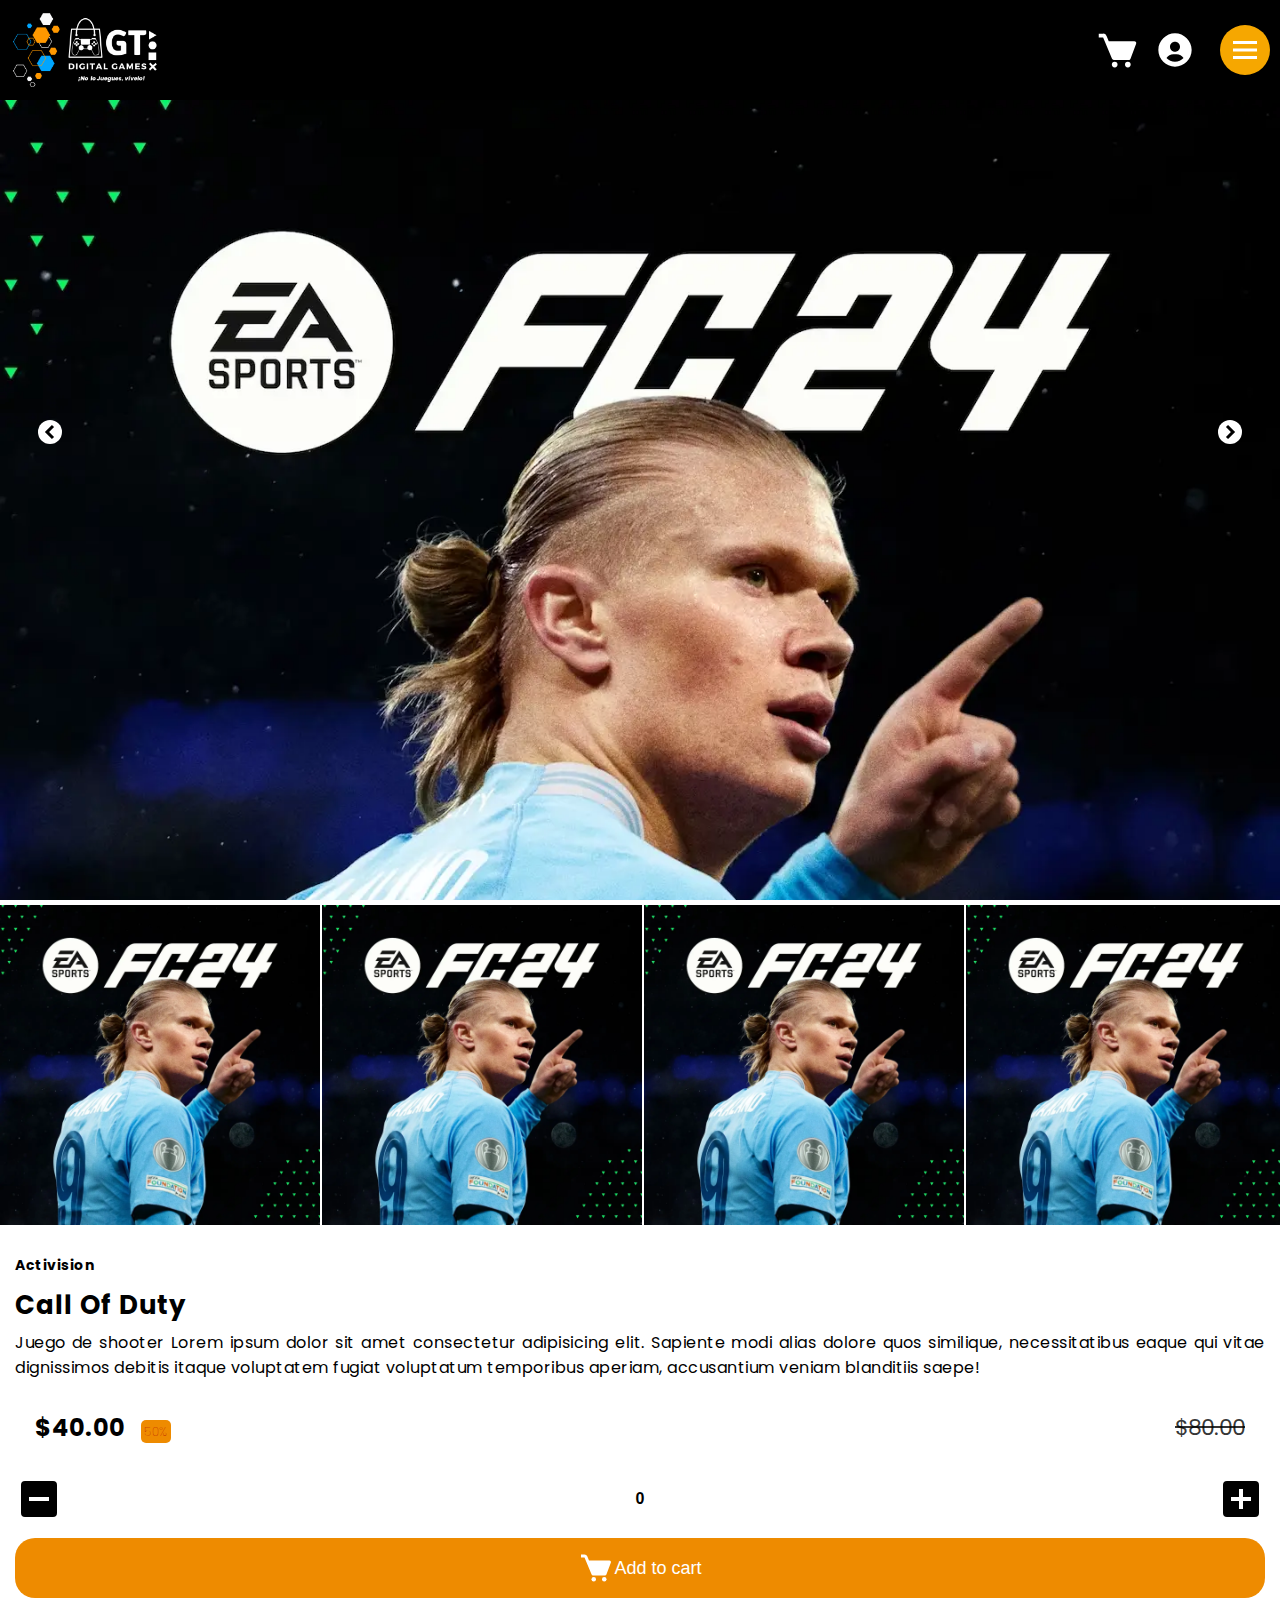
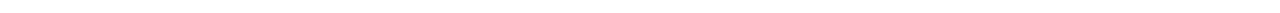
<file: index.html>
<!DOCTYPE html>
<html lang="en">
<head>
    <meta charset="UTF-8">
    <meta name="viewport" content="width=device-width, initial-scale=1.0">
    <link rel="stylesheet" href="./css/style.css">
    <link rel="preconnect" href="https://fonts.googleapis.com">
    <link rel="preconnect" href="https://fonts.gstatic.com" crossorigin>
    <link href="https://fonts.googleapis.com/css2?family=Poppins:wght@300;400;700;900&display=swap" rel="stylesheet">
    <title>Proyecto Final E-Coomerce</title>
</head>
<body>
    <main class="main-container">
        <header class="header">            
            <!-- Header Desktop -->
            <div class="header__container">
                <div class="header__logo-container" alt="logo_gt_digital_games"></div>
                <nav class="navbar">
                    <ul class="navbar__items">
                        <li class="navbar__item">
                            <a class="navbar__link" href="#">inicio</a></li>
                        <li class="navbar__item">
                            <a class="navbar__link" href="/Store.html">tienda</a></li>
                        <li class="navbar__item">
                            <a class="navbar__link" href="#">ps4</a></li>
                        <li class="navbar__item">
                            <a class="navbar__link" href="#">contacto</a></li>
                        <li class="navbar__item">
                            <a class="navbar__link" href="#">preguntas Frecuentes</a></li>
                    </ul>
                </nav>
                <!-- cart and avatar desktop -->
                <div class="header-cart__cart">
                    <div class="header-cart__cart--notification">0</div>
                    <img class="header-cart__cartImg" src="./assets/img/cart.svg" alt="cart_shopping">
                    <img class="header-cart__avatarImg" src="./assets/img/user.svg" alt="user_avatar">
                    <img class="header__menu" src="./assets/img/menu.svg" alt="menu_img"> <!-- Menu for movil -->
                    </div>
                </div>
                <!--Final cart and avatar desktop -->   
            <!-- Final Header Desktop -->

            <!-- Modal Navbar menu for a movil divices. -->
            <div class="modal-navbar__background">
                <nav class="modal-navbar">
                    <img class="modal-navbar__close-icon" src="./assets/img/close.svg" alt="close_menu">
                    <ul class="modal-navbar__items">
                        <li><a class="modal-navbar__link" href="#">inicio</a></li>
                        <li><a class="modal-navbar__link" href="#">tienda</a></li>
                        <li><a class="modal-navbar__link" href="#">ps4</a></li>
                        <li><a class="modal-navbar__link" href="#">contacto</a></li>
                        <li><a class="modal-navbar__link" href="#">preguntas Frecuentes</a></li>
                    </ul>
                </nav>
            </div>
            <!-- Final Modal -->


        </header>
        
        <!-- product page content -->

        <section class="content">
            <article class="gallery">
                <div class="gallery__image-container">
                    <img class="gallery__previous" src="./assets/img/previous_arrow.svg" alt="icon-previous">
                    <img class="gallery__next" src="./assets/img/foward_arrow.svg" alt="icon-next">
                </div>
                <div class="gallery__thumbnails">
                    <img id="1" class="gallery__thumbnail" src="./assets/img/fifa24.webp" alt="thumbnail">
                    <img id="2" class="gallery__thumbnail" src="./assets/img/fifa24.webp" alt="thumbnail">
                    <img id="3" class="gallery__thumbnail" src="./assets/img/fifa24.webp" alt="thumbnail">
                    <img id="4" class="gallery__thumbnail" src="./assets/img/fifa24.webp" alt="thumbnail">
                </div>
            </article>
            <article class="details">
                <h2 class="details__company">Activision</h2>
                <h2 class="details__title">Call Of Duty</h2>
                <p class="details__description">Juego de shooter Lorem ipsum dolor sit amet consectetur adipisicing elit. Sapiente modi alias dolore quos similique, necessitatibus eaque qui vitae dignissimos debitis itaque voluptatem fugiat voluptatum temporibus aperiam, accusantium veniam blanditiis saepe!</p>
                <div class="details__prices">
                    <p class="details__now">$40.00 <span class="details__discount">50%</span></p>
                    <p class="details__before">$80.00</p>
                </div>
                <div class="details__product-quantity">
                    <div class="input">
                        <img class="input__minus" src="./assets/img/minus.svg" alt="minus-product">
                        <input class="input__number" type="text" value="0">
                        <img class="input__plus" src="./assets/img/plus.svg" alt="plus-product">
                    </div>
                    <button class="details__button"><img src="./assets/img/cart.svg" alt="cart-button">Add to cart</button>
                </div>
            </article>
        </section>

        <!-- Final product page content -->

        <!-- Inicio Modal Shopping Cart -->
        <div class="cart-modal">
            <p class="cart-modal__title">Cart</p>
            <div class="cart-modal__product-container">
                <p class="cart-modal__product-name">Fc 24</p>
            </div>
            <div class="cart-modal__checkout-container">
                <div class="cart-modal__details-container">
<!--                     <img class="cart-modal__imgCart" src="/assets/img/carrousel_3.jpg" width="48px" height="48px" alt="thumbnails-cart">
 -->                    <div class="cart-modal__resume">
                        <div class="modal-cart__quantity-container">
                            <p class="cart-modal__quantity">Qty</p>
                            <p class="cart-modal__quantity-number">1</p>
                        </div>
                        <div class="modal-cart__price-container">
                            <p class="cart-modal__price">Price</p>
                            <p class="cart-modal__price-number">40</p>
                        </div>
                        <div class="modal-cart__total-container">
                            <p class="cart-modal__total">Total</p>                          
                            <p class="cart-modal__total-number">0</p>
                        </div>
                    </div>
                        <img class="cart-modal__delete" src="./assets/img/trash.svg" alt="delete-cart">                        
                </div>
                <button class="cart-modal__checkout">Checkout</button>
            </div>
        </div> 
        
        <!-- Final Modal Shopping Cart -->

        <!-- Inicio Modal Gallery  -->

        <div class="modal-gallery__background">
            <article class="modal-gallery">
                <img class="modal-gallery__close" src="./assets/img/close.svg" alt="close-modal">
                <div class="modal-gallery__image-container">
                    <img class="modal-gallery__previous" src="./assets/img/previous_arrow.svg" alt="icon-previous">
                    <img class="modal-gallery__next" src="./assets/img/foward_arrow.svg" alt="icon-next">
                </div>
                <div class="modal-gallery__thumbnails">
                    <img id="m1" class="modal-gallery__thumbnail" src="./assets/img/fifa24.webp" alt="thumbnail">
                    <img id="m2" class="modal-gallery__thumbnail" src="./assets/img/fifa24.webp" alt="thumbnail">
                    <img id="m3" class="modal-gallery__thumbnail" src="./assets/img/fifa24.webp" alt="thumbnail">
                    <img id="m4" class="modal-gallery__thumbnail" src="./assets/img/fifa24.webp" alt="thumbnail">
                </div>
            </article>
        </div>

        <!-- Final Modal Gallery  -->
        <footer>
            
        </footer>
    </main>
</body>
    <script src="./js/main.js"></script>
</html>
</file>
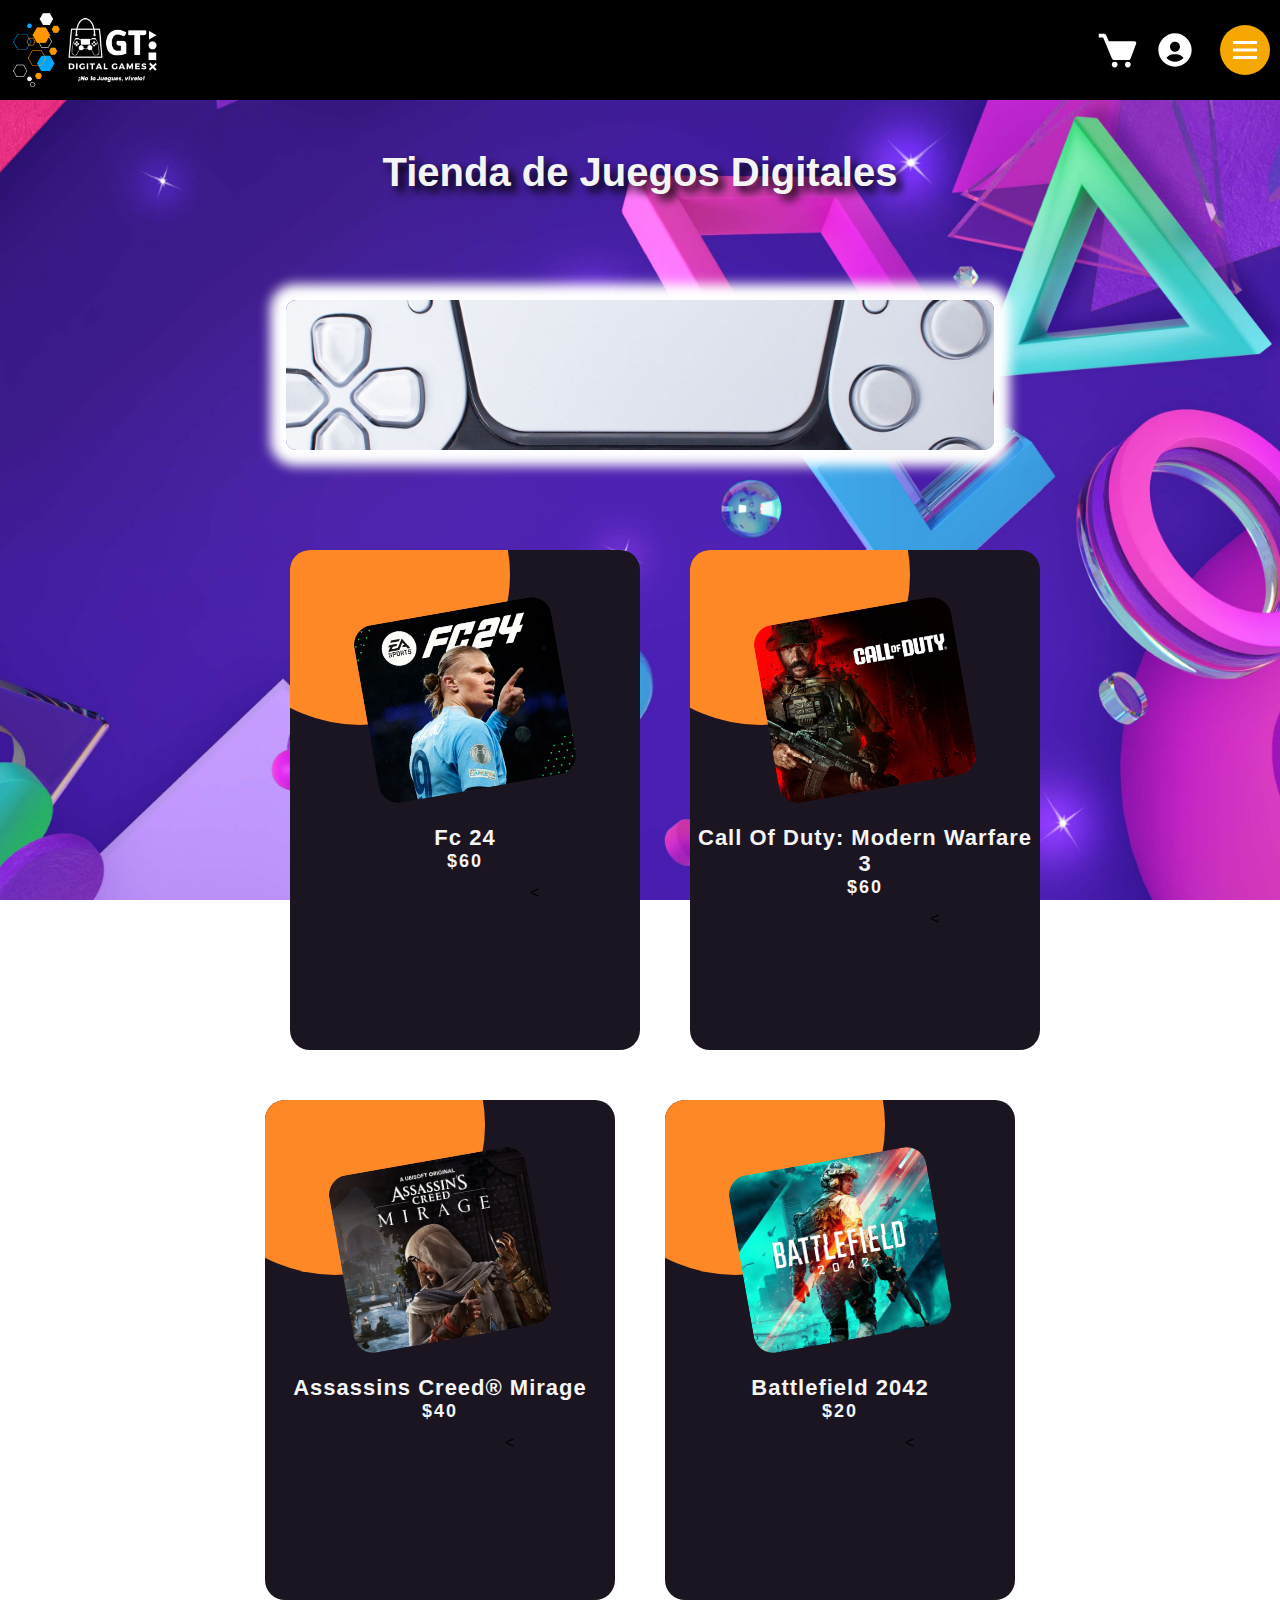
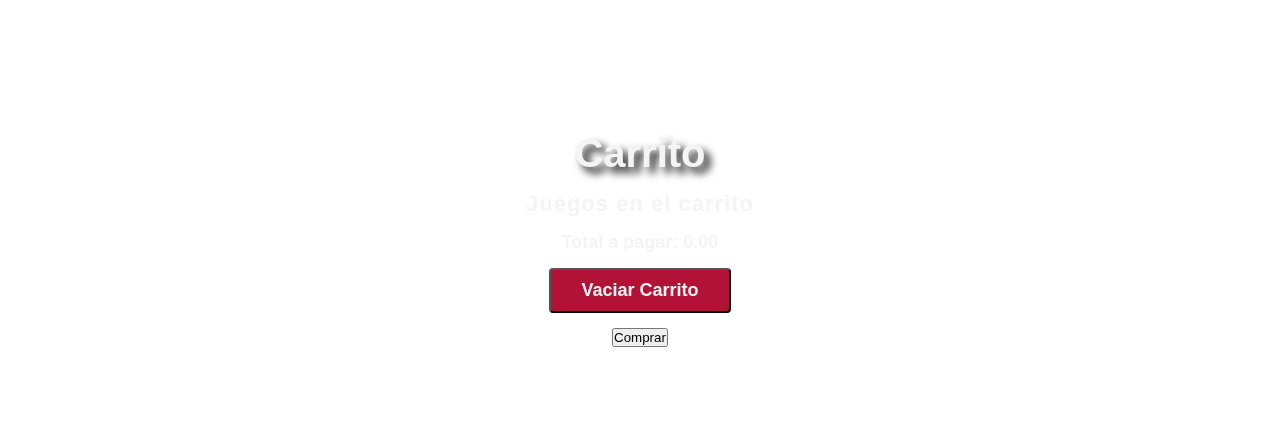
<file: Store.html>
<!DOCTYPE html>
<html lang="en">
<head>
    <meta charset="UTF-8">
    <meta name="viewport" content="width=device-width, initial-scale=1.0">
    <link rel="stylesheet" href="/css/style.css">
    <title>Tienda</title>
</head>
<body>
  <main class="main-container">
    <header class="header">            
        <!-- Header Desktop -->
        <div class="header__container">
            <div class="header__logo-container" alt="logo_gt_digital_games"></div>
            <nav class="navbar">
                <ul class="navbar__items">
                    <li class="navbar__item">
                        <a class="navbar__link" href="/index.html">inicio</a></li>
                    <li class="navbar__item">
                        <a class="navbar__link" href="#">tienda</a></li>
                    <li class="navbar__item">
                        <a class="navbar__link" href="#">ps4</a></li>
                    <li class="navbar__item">
                        <a class="navbar__link" href="#">contacto</a></li>
                    <li class="navbar__item">
                        <a class="navbar__link" href="#">preguntas Frecuentes</a></li>
                </ul>
            </nav>
            <!-- cart and avatar desktop -->
            <div class="header-cart__cart">
                <div class="header-cart__cart--notification">0</div>
                <img class="header-cart__cartImg" src="./assets/img/cart.svg" alt="cart_shopping">
                <img class="header-cart__avatarImg" src="./assets/img/user.svg" alt="user_avatar">
                <img class="header__menu" src="./assets/img/menu.svg" alt="menu_img"> <!-- Menu for movil -->
                </div>
            </div>
            <!--Final cart and avatar desktop -->   
        <!-- Final Header Desktop -->

        <!-- Modal Navbar menu for a movil divices. -->
        <div class="modal-navbar__background">
            <nav class="modal-navbar">
                <img class="modal-navbar__close-icon" src="./assets/img/close.svg" alt="close_menu">
                <ul class="modal-navbar__items">
                    <li><a class="modal-navbar__link" href="#">inicio</a></li>
                    <li><a class="modal-navbar__link" href="#">tienda</a></li>
                    <li><a class="modal-navbar__link" href="#">ps4</a></li>
                    <li><a class="modal-navbar__link" href="#">contacto</a></li>
                    <li><a class="modal-navbar__link" href="#">preguntas Frecuentes</a></li>
                </ul>
            </nav>
        </div>
        <!-- Final Modal -->


    </header>
    <section id="storeppal" class="contenedor-store">
        <div class="header-store">
          <h1>Tienda de Juegos Digitales</h1>
        </div>
        <div class="background_img"></div> <!-- imagen fixed -->
        <section class="container_card" id="container_card">
          <div id="tienda"></div>

        </section>
        <section class="carrito" id="carrito">
          <h1 class="h1Carrito">Carrito</h1>
          <h2 class="h2Carrito">Juegos en el carrito</h2>
          <p class="pCarrito">Total a pagar: <span id="totalJuegos"></span></p>
          <button class = "vaciar" id = "vaciar">Vaciar Carrito</button>
          <button id="buy" class="buyBtn">Comprar</button>
          <ul id="listaJuegos"></ul>
        </section>
    </section>
  </div> 



  





</body>
<script src="js/main_store.js"></script>


</html>
</file>
<file: css/style.css>
*, ::before, ::after {
  margin: 0;
  padding: 0;
  box-sizing: border-box;
}

.main_container {
  position: relative;
}

body {
  font-family: "Poppins", sans-serif;
}

.header {
  width: 100%;
  height: 12.5rem;
  background-color: black;
  display: flex;
  flex-direction: row;
  align-items: center;
}
.header__container {
  width: 100%;
  margin: 0 0.9375rem;
  display: flex;
  align-items: center;
  justify-content: space-between;
}
.header__logo-container {
  width: 25rem;
  height: 12.5rem;
  background-image: url("/assets/img/Logo_peq.png");
  background-size: cover;
}
.header .navbar {
  width: 60%;
}
.header .navbar__items {
  width: 100%;
  list-style: none;
  display: flex;
  align-items: center;
  justify-content: space-evenly;
}
.header .navbar__item {
  font-size: 1.125rem;
  transition: 0.5s ease-in-out;
  font-weight: 700;
  letter-spacing: 0.0625rem;
  color: white;
  text-transform: uppercase;
}
.header .navbar__item:hover {
  transform: translateY(-0.125rem);
}
.header .navbar__link {
  color: white;
  text-decoration: none;
  position: relative;
  transition: 0.5s ease-in-out;
}
.header .navbar__link:hover::before, .header .navbar__link.active::before {
  opacity: 1;
  width: 50%;
  left: 0;
}
.header .navbar__link::before {
  content: "";
  border-bottom: 0.125rem solid #ee8b00;
  width: 70%;
  position: absolute;
  bottom: -0.3125rem;
  left: 0;
  opacity: 0;
  transition: 1.3s ease-in-out;
}
.header .navbar__link:hover::after, .header .navbar__link.active::after {
  opacity: 1;
  width: 70%;
  right: 0;
}
.header .navbar__link::after {
  content: "";
  border-bottom: 0.125rem solid #ee8b00;
  width: 90%;
  position: absolute;
  bottom: -0.625rem;
  right: 0;
  opacity: 0;
  transition: 1.3s ease-in-out;
}
.header .navbar__link:hover {
  color: #ee8b00;
}
.header .header-cart__cart {
  display: flex;
  flex-direction: row;
  align-items: center;
  justify-content: space-between;
  position: relative;
  gap: 1.5625rem;
  margin: 0 3.125rem 0 0;
}
.header .header-cart__cart .header-cart__cart--notification {
  transition: 0.6s ease-in-out;
  display: none;
  position: absolute;
  background-color: #ee8b00;
  padding: 0.25rem;
  left: 1.875rem;
  top: -0.625rem;
  font-size: 0.875rem;
  color: white;
  font-weight: 400;
  border-radius: 30%;
}
.header .header-cart__cart .header-cart__cartImg {
  width: 2.8125rem;
  height: 2.8125rem;
}
.header .header-cart__cart .header-cart__cartImg:hover {
  cursor: pointer;
}
.header .header-cart__cart .header-cart__avatarImg {
  width: 3.4375rem;
  height: 3.4375rem;
}
.header .header-cart__cart .header-cart__avatarImg:hover {
  cursor: pointer;
}
.header .header-cart__cart .header__menu {
  display: none;
}

.modal-navbar__background {
  background-color: rgba(0, 0, 0, 0.8);
  position: absolute;
  top: 0;
  left: 0;
  width: 100%;
  height: 100%;
  z-index: 10;
}
.modal-navbar__background .modal-navbar {
  padding: 1.25rem 0 0 1.25rem;
  background-color: black;
  width: 50%;
  height: 100%;
}
.modal-navbar__background .modal-navbar__close-icon {
  width: 2rem;
  height: 2rem;
  margin: 0.625rem;
}
.modal-navbar__background .modal-navbar__items {
  list-style: none;
  height: 30%;
  display: flex;
  margin-left: 1.25rem;
  flex-direction: column;
  justify-content: space-between;
  align-items: start;
  font-size: 1rem;
  transition: 0.5s ease-in-out;
  font-weight: 400;
  margin-top: 1.25rem;
  color: white;
  text-transform: uppercase;
}
.modal-navbar__background .modal-navbar__items:hover {
  transform: translateY(-0.125rem);
}
.modal-navbar__background .modal-navbar__link {
  text-decoration: none;
  color: white;
}

.gallery__image-container {
  position: relative;
  background-image: url("/assets/img/fifa24.webp");
  width: 100%;
  height: 21.875rem;
  background-size: cover;
}
.gallery__image-container:hover {
  cursor: pointer;
}
.gallery__previous {
  background-color: white;
  position: absolute;
  top: 40%;
  left: 3%;
  border-radius: 50%;
}
.gallery__next {
  background-color: white;
  position: absolute;
  top: 40%;
  right: 3%;
  border-radius: 50%;
}
.gallery .gallery__thumbnails {
  margin: 0.3125rem 0 0.3125rem 0;
  width: 100%;
  display: flex;
  flex-direction: row;
  justify-content: space-between;
  align-items: center;
  gap: 0.125rem;
}
.gallery .gallery__thumbnail {
  width: 25%;
  height: 25%;
}

.details {
  padding: 0.9375rem;
}
.details__company {
  font-size: 0.875rem;
  font-weight: 700;
  letter-spacing: 0.0313rem;
  margin: 0.625rem 0;
}
.details__title {
  font-size: 1.625rem;
  font-weight: bold;
  letter-spacing: 0.0625rem;
  margin: 0.3125rem 0;
}
.details__description {
  font-weight: 400;
  text-align: justify;
  letter-spacing: 0.0313rem;
}
.details__prices {
  display: flex;
  flex-direction: row;
  align-items: center;
  justify-content: space-between;
  margin: 1.875rem 1.25rem;
}
.details__now {
  font-size: 1.5rem;
  font-weight: bold;
  letter-spacing: 0.0625rem;
}
.details__discount {
  font-size: 0.75rem;
  font-weight: 100;
  margin-left: 0.625rem;
  background-color: #ee8b00;
  padding: 0.1875rem;
  color: #ae0000;
  border-radius: 0.3125rem;
}
.details__before {
  font-size: 1.375rem;
  color: rgba(0, 0, 0, 0.8);
  text-decoration: line-through;
}
.details .details__product-quantity {
  width: 100%;
}
.details .details__product-quantity .input {
  margin: 0.9375rem 0;
  width: 100%;
  display: flex;
  flex-direction: row;
  align-items: center;
  justify-content: space-between;
}
.details .details__product-quantity .input .input__minus {
  width: 3rem;
  height: 3rem;
}
.details .details__product-quantity .input .input__minus:hover {
  cursor: pointer;
}
.details .details__product-quantity .input .input__minus:active {
  transform: scale(1.05, 1.05);
}
.details .details__product-quantity .input .input__plus {
  width: 3rem;
  height: 3rem;
}
.details .details__product-quantity .input .input__plus:hover {
  cursor: pointer;
}
.details .details__product-quantity .input .input__plus:active {
  transform: scale(1.05, 1.05);
}
.details .details__product-quantity .input .input__number {
  width: 100%;
  text-align: center;
  border: none;
  font-size: 1rem;
  font-weight: 700;
}
.details .details__product-quantity .details__button {
  display: flex;
  transition: 0.3s ease-in-out;
  flex-direction: row;
  justify-content: center;
  align-items: center;
  width: 100%;
  height: 3.75rem;
  background-color: #ee8b00;
  border: none;
  border-radius: 1.25rem;
  color: white;
  font-size: 1.125rem;
  font-weight: 500;
}
.details .details__product-quantity .details__button:hover {
  background-color: black !important;
  cursor: pointer;
}
.details .details__product-quantity .details__button:active {
  transform: scale(1.05, 1.05);
}

.cart-modal {
  width: 18.75rem;
  height: auto;
  backdrop-filter: blur(20px);
  border-radius: 1.875rem;
  box-shadow: rgba(0, 0, 0, 0.3);
  position: absolute;
  top: 15%;
  right: 0.625rem;
  border: 0.0625rem solid rgba(255, 255, 255, 0.3);
  padding: 0.625rem 0.9375rem;
}
.cart-modal__title {
  color: white;
  text-shadow: 0.0625rem 0.0625rem 0.25rem black;
  font-size: 1.125rem;
  letter-spacing: 0.0625rem;
  font-weight: bold;
  margin: 1.25rem 0;
}
.cart-modal__product-container {
  display: flex;
  align-items: center;
  width: 100%;
  justify-content: center;
  background-color: black;
  border: 0.0313rem solid rgba(255, 255, 255, 0.3);
  border-radius: 1.25rem;
  margin-bottom: 0.625rem;
}
.cart-modal__product-name {
  color: white;
  font-size: 1rem;
  text-shadow: 0.0625rem 0.0625rem 0.125rem black;
}
.cart-modal__checkout-container {
  width: 100%;
}
.cart-modal__details-container {
  display: flex;
  flex-direction: row;
  justify-content: space-between;
  color: white;
  text-shadow: 0.0625rem 0.0625rem 0.125rem black;
}
.cart-modal__resume {
  display: flex;
  justify-content: space-between;
  align-items: center;
  color: white;
  text-shadow: 0.0625rem 0.0625rem 0.125rem black;
  gap: 0.9375rem;
  text-align: center;
  font-size: 0.875rem;
}
.cart-modal__checkout {
  display: flex;
  flex-direction: row;
  justify-content: center;
  margin: 0.9375rem 0.3125rem;
  width: 100%;
  height: 1.875rem;
  background-color: #ee8b00;
  border: none;
  border-radius: 1.25rem;
  color: white;
  font-size: 1rem;
  font-weight: 300;
  align-items: center;
}
.cart-modal__checkout__hover {
  background-color: black;
  cursor: pointer;
}

.modal-gallery {
  width: 100%;
  display: flex;
  justify-content: center;
  align-items: center;
  flex-direction: column;
}
.modal-gallery__background {
  display: flex;
  justify-content: center;
  align-items: center;
  position: absolute;
  background-color: rgba(0, 0, 0, 0.8);
  top: 0;
  left: 0;
  width: 100%;
  height: 100vh;
  z-index: 10;
}
.modal-gallery__close {
  width: 3rem;
  height: 3rem;
  margin: 0.625rem;
  margin-left: 34.375rem;
}
.modal-gallery__image-container {
  position: relative;
  background-image: url("/assets/img/callofduty.webp");
  width: 30%;
  height: 28.125rem;
  margin: auto;
  background-size: cover;
  border-radius: 0.9375rem;
}
.modal-gallery__image-container:hover {
  cursor: pointer;
}
.modal-gallery__previous {
  background-color: white;
  position: absolute;
  width: 2.25rem;
  top: 50%;
  left: -3%;
  border-radius: 50%;
}
.modal-gallery__next {
  background-color: white;
  position: absolute;
  width: 2.25rem;
  top: 50%;
  right: -3%;
  border-radius: 50%;
}
.modal-gallery__thumbnails {
  width: 30%;
  display: flex;
  flex-direction: row;
  justify-content: space-between;
  align-items: center;
}
.modal-gallery__thumbnail {
  width: 24%;
  border-radius: 0.9375rem;
  margin: 0.9375rem 0;
}

.contenedor-store {
  padding: 3.125rem;
  background-image: url("/assets/img/fondo_tienda.jpg");
  background-attachment: fixed;
  background-position: center;
  background-size: cover;
  height: 100%;
  width: 100%;
  display: flex;
  flex-direction: column;
  flex-wrap: wrap;
  justify-content: center;
  align-items: center;
}

.contenedor-store .header-store h1 {
  width: 100%;
  height: 9.375rem;
  position: relative;
  padding: 0;
  margin: auto;
  font-weight: 900;
  font-size: 2.5rem;
  color: #f4f4f4;
  text-align: center;
  text-shadow: 6px 6px 8px black;
  animation: textoH1 2s cubic-bezier(0.215, 0.61, 0.355, 1) both;
}

.contenedor-store .background_img {
  margin: auto;
  background-image: url("../assets/img/controlblancops5.jpg");
  width: 60%;
  height: 9.375rem;
  background-attachment: fixed;
  background-size: cover;
  background-repeat: no-repeat;
  background-position: center;
  border-radius: 0.625rem;
  box-shadow: 0 0 0.75rem 1rem rgb(255, 255, 255);
}

.container_card {
  position: relative;
  width: 90%;
  height: 100%;
  padding: 6.25rem 0;
  overflow: hidden;
  display: flex;
  flex-direction: row;
  justify-content: center;
  align-items: center;
  align-content: center;
  flex-wrap: wrap;
  gap: 3.125rem;
}

.container_card .card {
  background-color: #1b1521;
  width: 21.875rem;
  height: 31.25rem;
  position: relative;
  border-radius: 1.25rem;
  overflow: hidden;
  transition: 1s ease-in-outg;
}

.container_card .card::before {
  content: "";
  position: absolute;
  background-color: #ff8826;
  width: 100%;
  height: 100%;
  clip-path: circle(9.375rem at 20% 5%);
  transition: 1s ease-in-out;
}

.container_card .card:hover {
  box-shadow: 0.125rem 0.1875rem 0.625rem 1rem white;
}

.container_card .card:hover .imgBx {
  top: 0;
  transform: translateY(0);
}

.container_card .card:hover .contentBx {
  height: 15.625rem;
}

.container_card .card:hover .contentBx .consola {
  opacity: 1;
  visibility: visible;
}

.container_card .card:hover .contentBx .price {
  opacity: 1;
  visibility: visible;
}

.container_card .card:hover .contentBx a {
  opacity: 1;
}

.container_card .card:hover::before {
  clip-path: circle(300px at 80% -20%);
}

.container_card .card .imgBx {
  z-index: 10;
  position: absolute;
  top: 25%;
  width: 100%;
  height: 50%;
  transition: 1s;
  transform: translateY(-40%);
}

.container_card .card .imgBx img {
  position: absolute;
  top: 50%;
  left: 50%;
  width: 12.5rem;
  height: 11.25rem;
  object-fit: cover;
  border-radius: 1.25rem;
  transform: translate(-50%, -50%) rotate(-10deg);
}

.container_card .card .contentBx {
  position: absolute;
  bottom: 0;
  width: 100%;
  height: 45%;
  text-align: center;
  transition: 1s;
}

.container_card .card .contentBx h2 {
  font-weight: bold;
  letter-spacing: 0.0625rem;
  color: #f4f4f4;
  font-size: 1.375rem;
}

.container_card .card .contentBx .consola {
  display: flex;
  transform: translateY(3.75rem);
  flex-direction: row;
  justify-content: center;
  align-items: center;
  padding: 0.5rem 0;
  transition: 0.5s;
  opacity: 0;
  visibility: hidden;
}

.container_card .card .contentBx .consola, h3 {
  color: #f4f4f4;
  font-weight: bold;
  font-size: 1.125rem;
  text-transform: uppercase;
  letter-spacing: 0.125rem;
  margin-right: 0;
}

.container_card .card .contentBx .consola span {
  width: auto;
  height: auto;
  padding: 0.0625rem 0.1875rem;
  text-align: center;
  line-height: 1.5rem;
  font-size: 0.875rem;
  display: inline-block;
  color: #f4f4f4;
  background-color: black;
  border-radius: 0.25rem;
  margin: 0.125rem 0;
  cursor: pointer;
  transition: 0.5s;
}

.container_card .card .contentBx .consola span:hover {
  color: #1b1521;
  background-color: #f03813;
}

.container_card .card .contentBx .price {
  width: 100%;
  color: #f4f4f4;
  font-size: 1.375rem;
  opacity: 0;
  visibility: hidden;
}

.container_card .card .contentBx .price span {
  width: 100%;
  color: #b31237;
  font-size: 1.125rem;
  padding: 0.0625rem 0.125rem;
  cursor: auto;
  background-color: transparent;
}

.container_card .card a {
  margin: 0;
  justify-self: center;
  align-self: center;
  text-align: center;
  display: inline-block;
  padding: 0.625rem 1.875rem;
  background-color: #b31237;
  border-radius: 0.25rem;
  text-decoration: none;
  font-weight: bold;
  color: #f4f4f4;
  font-size: 1.125rem;
  transform: translateY(3.125rem);
  transition: 0.5s;
  opacity: 0;
  cursor: pointer;
}

.container_card .card a:hover {
  background-color: #ff8826;
  box-shadow: 0.0625rem 0.0625rem 0.3125rem 0.3125rem rgb(204, 195, 195);
}

.vaciar {
  margin: 0;
  text-align: center;
  justify-self: center;
  align-self: center;
  text-align: center;
  display: inline-block;
  padding: 0.625rem 1.875rem;
  background-color: #b31237;
  border-radius: 0.25rem;
  text-decoration: none;
  font-weight: bold;
  color: #f4f4f4;
  font-size: 1.125rem;
  transition: 0.5s;
}

.vaciar:hover {
  background-color: #ff8826;
  box-shadow: 0.0625rem 0.0625rem 0.3125rem 0.3125rem rgb(204, 195, 195);
  cursor: pointer;
}

.h2Carrito {
  font-weight: bold;
  letter-spacing: 0.0625rem;
  color: #f4f4f4;
  font-size: 1.375rem;
}

.h1Carrito {
  width: 100%;
  position: relative;
  padding: 0;
  margin: auto;
  font-weight: 900;
  font-size: 2.5rem;
  color: #f4f4f4;
  text-align: center;
  text-shadow: 6px 6px 8px black;
  animation: textoH1 2s cubic-bezier(0.215, 0.61, 0.355, 1) both;
}

.pCarrito {
  font-weight: bold;
  color: #f4f4f4;
  font-size: 1.125rem;
  text-align: center;
}

.carrito {
  display: flex;
  flex-direction: column;
  justify-content: center;
  align-items: center;
  gap: 0.9375rem;
  backdrop-filter: blur(1.5625rem);
  padding: 1.875rem;
  border-radius: 0.9375rem;
  border: solid 1px rgba(255, 255, 255, 0.3);
}

span {
  font-weight: bold;
  color: #f4f4f4;
  font-size: 1.125rem;
  text-align: center;
}

.cartStyle {
  display: flex;
  flex-direction: row;
  justify-content: space-between;
  align-items: center;
  gap: 0.9375rem;
}

.titleGame {
  font-size: 1rem;
  color: white;
  letter-spacing: 0.0625rem;
}

.cartPrice {
  font-size: 1rem;
  color: white;
  letter-spacing: 0.0625rem;
}

.cartimg {
  width: 3.125rem;
  height: 3.125rem;
}

.cartPlataforma {
  font-size: 1rem;
  color: white;
  letter-spacing: 0.0625rem;
}

@media (min-width: 0px) and (max-width: 480px) {
  .main-container {
    margin: auto;
  }
  .main-container .header {
    min-width: 20rem;
    max-width: 30rem;
    height: 5rem;
  }
  .main-container .header .header__container {
    margin: auto;
    justify-content: space-between;
  }
  .main-container .header__logo-container {
    width: 8.75rem;
    height: 4.375rem;
  }
  .main-container .header .navbar {
    display: none;
  }
  .main-container .header .modal-gallery__background {
    display: none;
  }
  .main-container .header .header-cart__cart {
    display: flex;
    flex-direction: row;
    align-items: center;
    justify-content: space-between;
    position: relative;
    gap: 0.9375rem;
    margin: 0;
  }
  .main-container .header .header-cart__cart .header-cart__cart--notification {
    position: absolute;
    background-color: #ee8b00;
    padding: 0.125rem;
    left: 1.25rem;
    top: 0;
    font-size: 0.75rem;
    color: white;
    font-weight: 400;
    border-radius: 30%;
  }
  .main-container .header .header-cart__cart .header-cart__cartImg {
    width: 1.5625rem;
    height: 1.5625rem;
  }
  .main-container .header .header-cart__cart .header-cart__avatarImg {
    width: 1.875rem;
    height: 1.875rem;
  }
  .main-container .header .header-cart__cart .header__menu {
    display: block;
    width: 2.5rem;
    height: 2.5rem;
    background-color: #f6a700;
    border-radius: 50%;
    padding: 0.4375rem;
    margin-right: 0.625rem;
    margin-left: 0.625rem;
  }
}
@media (min-width: 481px) and (max-width: 768px) {
  .main-container {
    margin: auto;
  }
  .main-container .header {
    min-width: 30.0625rem;
    max-width: 48rem;
    height: 5rem;
  }
  .main-container .header .header__container {
    margin: auto;
    justify-content: space-between;
  }
  .main-container .header__logo-container {
    width: 8.75rem;
    height: 4.375rem;
  }
  .main-container .header .navbar {
    display: none;
  }
  .main-container .header .modal-gallery__background {
    display: none;
  }
  .main-container .header .header-cart__cart {
    display: flex;
    flex-direction: row;
    align-items: center;
    justify-content: space-between;
    position: relative;
    gap: 0.9375rem;
    margin: 0;
  }
  .main-container .header .header-cart__cart .header-cart__cart--notification {
    position: absolute;
    background-color: #ee8b00;
    padding: 0.125rem;
    left: 1.25rem;
    top: 0;
    font-size: 0.75rem;
    color: white;
    font-weight: 400;
    border-radius: 30%;
  }
  .main-container .header .header-cart__cart .header-cart__cartImg {
    width: 1.5625rem;
    height: 1.5625rem;
  }
  .main-container .header .header-cart__cart .header-cart__avatarImg {
    width: 1.875rem;
    height: 1.875rem;
  }
  .main-container .header .header-cart__cart .header__menu {
    display: block;
    width: 2.5rem;
    height: 2.5rem;
    background-color: #f6a700;
    border-radius: 50%;
    padding: 0.4375rem;
    margin-right: 0.625rem;
    margin-left: 0.625rem;
  }
  .main-container .gallery__image-container {
    height: 37.5rem;
  }
}
@media (min-width: 769px) and (max-width: 833px) {
  .main-container {
    margin: auto;
  }
  .main-container .header {
    min-width: 20rem;
    max-width: 100%;
    height: 5rem;
  }
  .main-container .header .header__container {
    margin: auto;
    justify-content: space-between;
  }
  .main-container .header__logo-container {
    width: 8.75rem;
    height: 4.375rem;
  }
  .main-container .header .navbar {
    display: none;
  }
  .main-container .header .modal-gallery__background {
    display: none;
  }
  .main-container .header .header-cart__cart {
    display: flex;
    flex-direction: row;
    align-items: center;
    justify-content: space-between;
    position: relative;
    gap: 0.9375rem;
    margin: 0;
  }
  .main-container .header .header-cart__cart .header-cart__cart--notification {
    position: absolute;
    background-color: #ee8b00;
    padding: 0.125rem;
    left: 1.25rem;
    top: 0;
    font-size: 0.75rem;
    color: white;
    font-weight: 400;
    border-radius: 30%;
  }
  .main-container .header .header-cart__cart .header-cart__cartImg {
    width: 1.5625rem;
    height: 1.5625rem;
  }
  .main-container .header .header-cart__cart .header-cart__avatarImg {
    width: 1.875rem;
    height: 1.875rem;
  }
  .main-container .header .header-cart__cart .header__menu {
    display: block;
    width: 2.5rem;
    height: 2.5rem;
    background-color: #f6a700;
    border-radius: 50%;
    padding: 0.4375rem;
    margin-right: 0.625rem;
    margin-left: 0.625rem;
  }
  .main-container .gallery__image-container {
    height: 50rem;
  }
}
@media (min-width: 834px) and (max-width: 1024px) {
  .main-container {
    height: 100%;
    margin: auto;
  }
  .main-container .navbar {
    display: none;
  }
  .main-container .header {
    min-width: 20rem;
    max-width: 64rem;
    height: 5rem;
  }
  .main-container .header .header__container {
    margin: auto;
    justify-content: space-between;
  }
  .main-container .header__logo-container {
    width: 8.75rem;
    height: 4.375rem;
  }
  .main-container .header .navbar {
    display: none;
  }
  .main-container .header .modal-gallery__background {
    display: none;
  }
  .main-container .header .header-cart__cart {
    display: flex;
    flex-direction: row;
    align-items: center;
    justify-content: space-between;
    position: relative;
    gap: 0.9375rem;
    margin: 0;
  }
  .main-container .header .header-cart__cart .header-cart__cart--notification {
    position: absolute;
    background-color: #ee8b00;
    padding: 0.125rem;
    left: 1.25rem;
    top: 0;
    font-size: 0.75rem;
    color: white;
    font-weight: 400;
    border-radius: 30%;
  }
  .main-container .header .header-cart__cart .header-cart__cartImg {
    width: 1.5625rem;
    height: 1.5625rem;
  }
  .main-container .header .header-cart__cart .header-cart__avatarImg {
    width: 1.875rem;
    height: 1.875rem;
  }
  .main-container .header .header-cart__cart .header__menu {
    display: block;
    width: 2.5rem;
    height: 2.5rem;
    background-color: #f6a700;
    border-radius: 50%;
    padding: 0.4375rem;
    margin-right: 0.625rem;
    margin-left: 0.625rem;
  }
  .main-container .gallery__image-container {
    height: 50rem;
  }
}
@media (min-width: 1025px) and (max-width: 1300px) {
  .main-container {
    height: 100%;
    margin: auto;
  }
  .main-container .navbar {
    display: none;
  }
  .main-container .header {
    min-width: 20rem;
    max-width: 81.25rem;
    height: 6.25rem;
  }
  .main-container .header .header__container {
    margin: auto;
    justify-content: space-between;
  }
  .main-container .header__logo-container {
    width: 11.25rem;
    height: 5.625rem;
  }
  .main-container .header .navbar {
    display: none;
  }
  .main-container .header .modal-gallery__background {
    display: none;
  }
  .main-container .header .header-cart__cart {
    display: flex;
    flex-direction: row;
    align-items: center;
    justify-content: space-between;
    position: relative;
    gap: 0.9375rem;
    margin: 0;
  }
  .main-container .header .header-cart__cart .header-cart__cart--notification {
    position: absolute;
    background-color: #ee8b00;
    padding: 0.125rem;
    left: 1.25rem;
    top: 0;
    font-size: 0.75rem;
    color: white;
    font-weight: 400;
    border-radius: 30%;
  }
  .main-container .header .header-cart__cart .header-cart__cartImg {
    width: 2.8125rem;
    height: 2.8125rem;
  }
  .main-container .header .header-cart__cart .header-cart__avatarImg {
    width: 2.5rem;
    height: 2.5rem;
  }
  .main-container .header .header-cart__cart .header__menu {
    display: block;
    width: 3.125rem;
    height: 3.125rem;
    background-color: #f6a700;
    border-radius: 50%;
    padding: 0.4375rem;
    margin-right: 0.625rem;
    margin-left: 0.625rem;
  }
  .main-container .gallery__image-container {
    height: 50rem;
  }
}
@media (min-width: 1301px) and (max-width: 1600px) {
  .main-container {
    height: 100%;
    margin: auto;
  }
  .main-container .modal-navbar__background {
    display: none;
  }
  .main-container .content {
    display: flex;
    flex-direction: row;
  }
  .main-container .content .gallery {
    display: flex;
    justify-content: center;
    align-items: center;
    flex-direction: column;
    padding: 6.25rem 3.125rem 0 6.25rem;
  }
  .main-container .content .gallery__image-container {
    width: 37.5rem;
    height: 37.5rem;
    border-radius: 1.25rem;
  }
  .main-container .content .gallery__image-container:hover {
    cursor: pointer;
  }
  .main-container .content .gallery__previous {
    width: 2rem;
  }
  .main-container .content .gallery__next {
    width: 2rem;
  }
  .main-container .content .gallery .gallery__thumbnails {
    margin: 0.3125rem 0 0.3125rem 0;
    gap: 0.625rem;
  }
  .main-container .content .gallery .gallery__thumbnail {
    width: 7.5rem;
    height: 7.5rem;
    border-radius: 1.875rem;
  }
  .main-container .details {
    padding: 6.25rem 3.125rem 0 6.25rem;
    width: 50%;
    margin: auto;
    justify-content: center;
    align-items: center;
    flex-direction: column;
  }
  .main-container .details__company {
    align-self: flex-start;
  }
  .main-container .details__title {
    font-size: 2.25rem;
    align-self: flex-start;
    margin-bottom: 2.5rem;
  }
  .main-container .details .details__product-quantity {
    width: 100%;
    display: flex;
    flex-direction: row;
    align-items: center;
    justify-content: space-between;
  }
  .main-container .details .details__product-quantity .input {
    margin: 0.9375rem 0;
    width: 30%;
    display: flex;
    flex-direction: row;
    align-items: center;
    justify-content: space-between;
  }
  .main-container .details .details__product-quantity .input .input__minus {
    width: 3rem;
    height: 3rem;
  }
  .main-container .details .details__product-quantity .input .input__plus {
    width: 3rem;
    height: 3rem;
  }
  .main-container .details .details__product-quantity .input .input__number {
    width: 100%;
    text-align: center;
    border: none;
    font-size: 1rem;
    font-weight: 700;
  }
  .main-container .details .details__product-quantity .details__button {
    display: flex;
    flex-direction: row;
    justify-content: center;
    width: 30%;
    height: 3.75rem;
    background-color: #ee8b00;
    border: none;
    border-radius: 1.25rem;
    color: white;
    font-size: 1.125rem;
    font-weight: 500;
    align-items: center;
  }
  .main-container .details .details__product-quantity .details__button__hover {
    background-color: black;
    cursor: pointer;
  }
}
@media (min-width: 1600px) and (max-width: 2500px) {
  .main-container {
    margin: auto;
  }
  .main-container .modal-navbar__background {
    display: none;
  }
  .main-container .content {
    display: flex;
    flex-direction: row;
  }
  .main-container .content .gallery {
    display: flex;
    justify-content: center;
    align-items: center;
    flex-direction: column;
    padding: 6.25rem 3.125rem 0 6.25rem;
  }
  .main-container .content .gallery__image-container {
    width: 37.5rem;
    height: 37.5rem;
    border-radius: 1.25rem;
  }
  .main-container .content .gallery__image-container:hover {
    cursor: pointer;
  }
  .main-container .content .gallery__previous {
    width: 2rem;
  }
  .main-container .content .gallery__next {
    width: 2rem;
  }
  .main-container .content .gallery .gallery__thumbnails {
    margin: 0.3125rem 0 0.3125rem 0;
    gap: 0.625rem;
  }
  .main-container .content .gallery .gallery__thumbnail {
    width: 7.5rem;
    height: 7.5rem;
    border-radius: 1.875rem;
  }
  .main-container .details {
    padding: 6.25rem 3.125rem 0 6.25rem;
    width: 50%;
    margin: auto;
    justify-content: center;
    align-items: center;
    flex-direction: column;
  }
  .main-container .details__company {
    align-self: flex-start;
  }
  .main-container .details__title {
    font-size: 2.25rem;
    align-self: flex-start;
    margin-bottom: 2.5rem;
  }
  .main-container .details .details__product-quantity {
    width: 100%;
    display: flex;
    flex-direction: row;
    align-items: center;
    justify-content: space-between;
  }
  .main-container .details .details__product-quantity .input {
    margin: 0.9375rem 0;
    width: 30%;
    display: flex;
    flex-direction: row;
    align-items: center;
    justify-content: space-between;
  }
  .main-container .details .details__product-quantity .input .input__minus {
    width: 3rem;
    height: 3rem;
  }
  .main-container .details .details__product-quantity .input .input__plus {
    width: 3rem;
    height: 3rem;
  }
  .main-container .details .details__product-quantity .input .input__number {
    width: 100%;
    text-align: center;
    border: none;
    font-size: 1rem;
    font-weight: 700;
  }
  .main-container .details .details__product-quantity .details__button {
    display: flex;
    flex-direction: row;
    justify-content: center;
    width: 30%;
    height: 3.75rem;
    background-color: #ee8b00;
    border: none;
    border-radius: 1.25rem;
    color: white;
    font-size: 1.125rem;
    font-weight: 500;
    align-items: center;
  }
  .main-container .details .details__product-quantity .details__button__hover {
    background-color: black;
    cursor: pointer;
  }
}

.cart-modal {
  display: none;
}

.modal-gallery__background {
  display: none;
}

.modal-navbar__background {
  display: none;
}

.show {
  display: block;
}

/*# sourceMappingURL=style.css.map */
</file>
